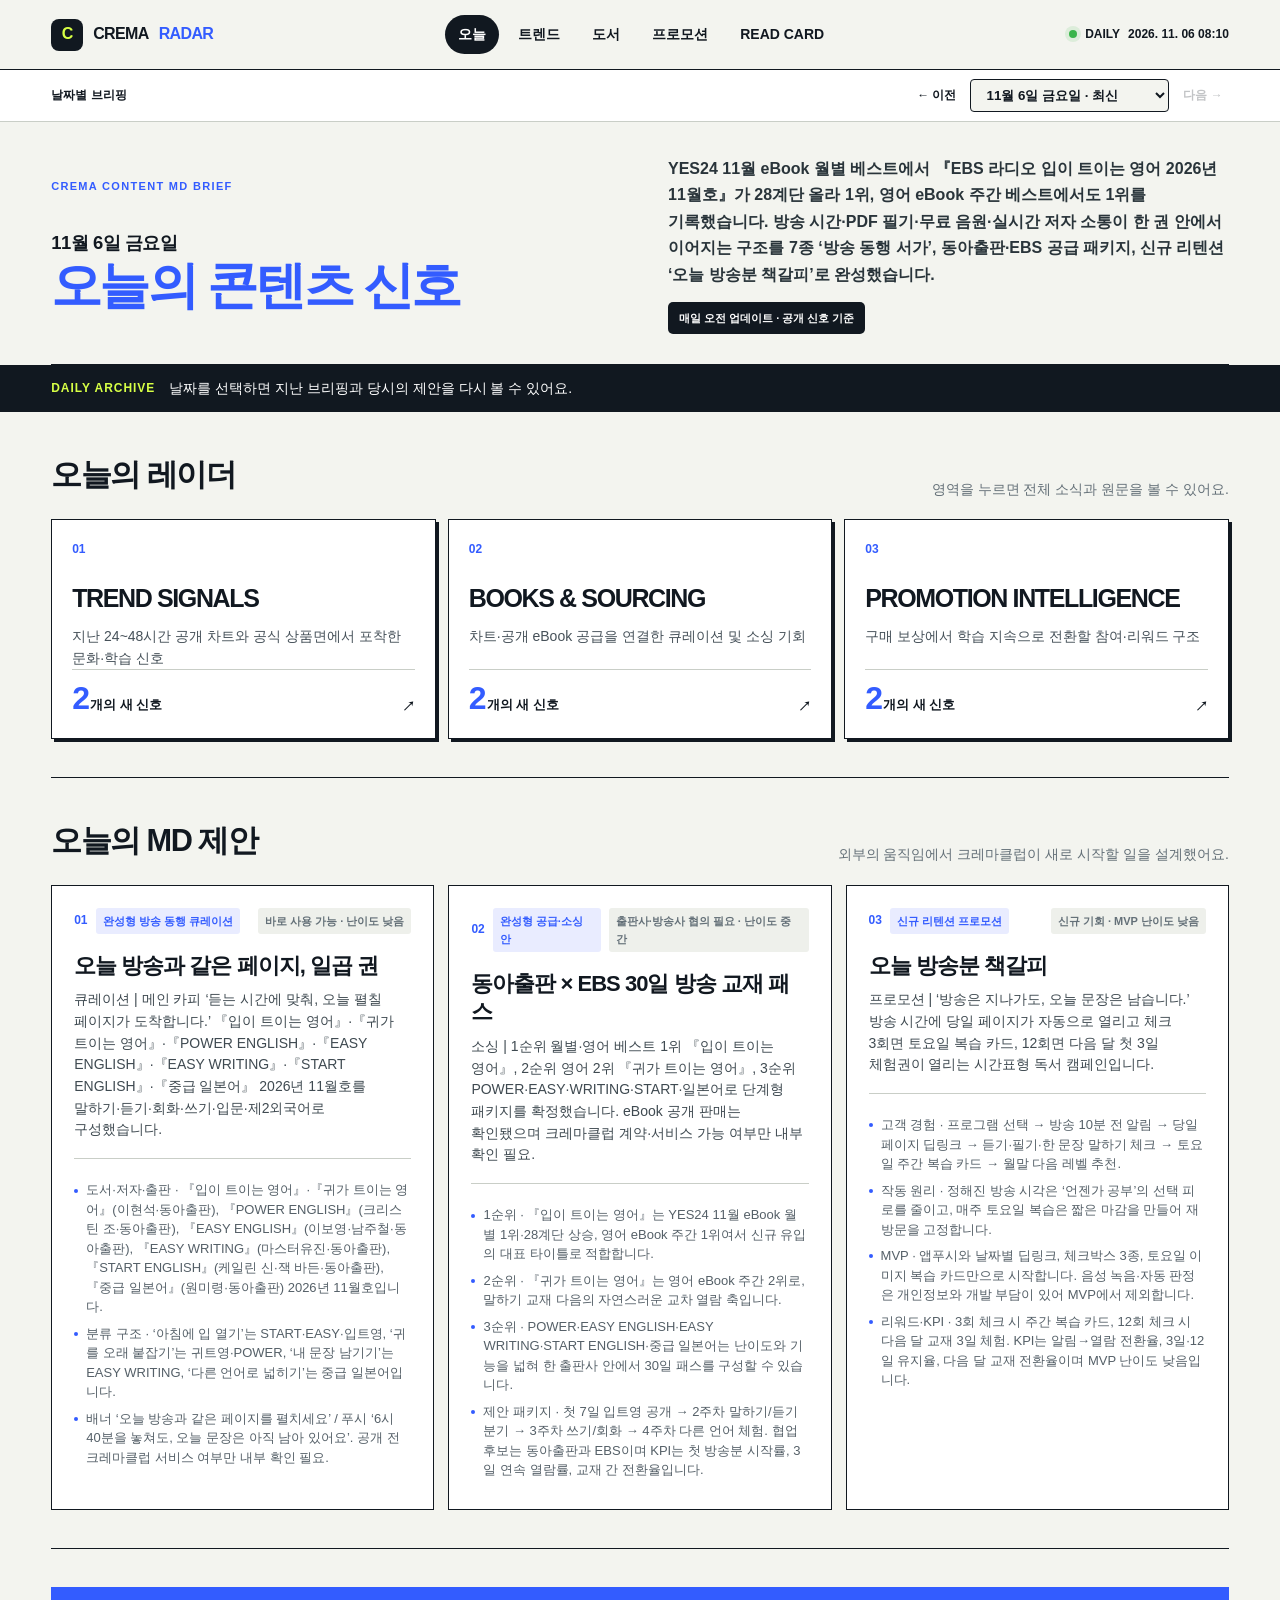
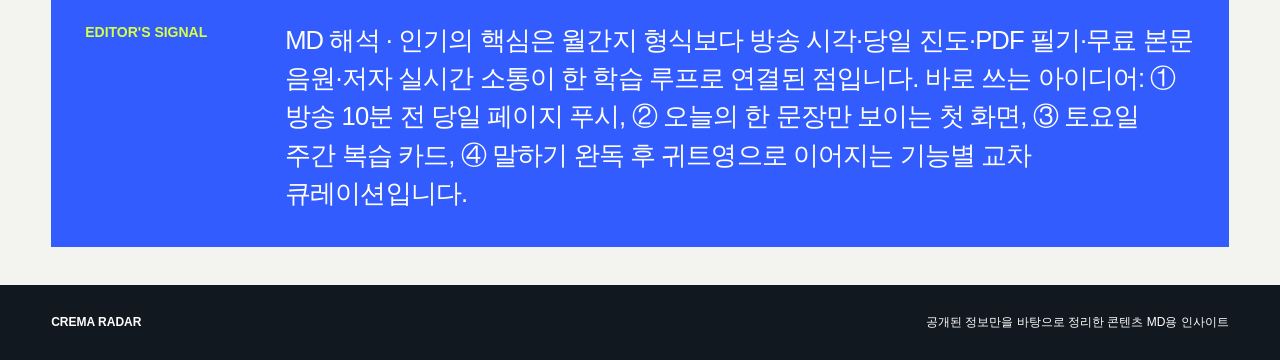
<file: index.html>
<!doctype html>
<html lang="ko"><head><meta charset="utf-8"><meta name="viewport" content="width=device-width,initial-scale=1"><meta name="description" content="콘텐츠 MD를 위한 일일 트렌드·출판·프로모션 인사이트"><title>CREMA RADAR</title><link rel="stylesheet" href="styles.css?v=4"></head>
<body data-page="home">
<header class="topbar"><a class="brand" href="index.html"><i>C</i>CREMA <b>RADAR</b></a><nav><a data-nav="home" href="index.html">오늘</a><a data-nav="trends" href="trends.html">트렌드</a><a data-nav="books" href="books.html">도서</a><a data-nav="promotions" href="promotions.html">프로모션</a><a href="read-card.html">READ CARD</a></nav><div class="update"><i class="dot"></i><span>DAILY</span><span data-updated></span></div></header>
<main><section class="hero"><div><p class="eyebrow">CREMA CONTENT MD BRIEF</p><h1><span data-date-title></span><br><em>오늘의 콘텐츠 신호</em></h1></div><div><p class="hero-copy" data-headline></p><span class="today">매일 오전 업데이트 · 공개 신호 기준</span></div></section><div class="ticker"><b>DAILY ARCHIVE</b><span>날짜를 선택하면 지난 브리핑과 당시의 제안을 다시 볼 수 있어요.</span></div><section class="section"><div class="section-head"><h2>오늘의 레이더</h2><p>영역을 누르면 전체 소식과 원문을 볼 수 있어요.</p></div><div class="hub-grid" data-hubs></div></section><section class="section action-section"><div class="section-head"><h2>오늘의 MD 제안</h2><p>외부의 움직임에서 크레마클럽이 새로 시작할 일을 설계했어요.</p></div><ol class="action-list" data-actions></ol></section><section class="section"><div class="insight"><h3>EDITOR'S SIGNAL</h3><p data-insight></p></div></section></main>
<footer><b>CREMA RADAR</b><span>공개된 정보만을 바탕으로 정리한 콘텐츠 MD용 인사이트</span></footer><script src="data.js?v=4"></script><script src="app.js?v=4"></script>
</body></html>
</file>
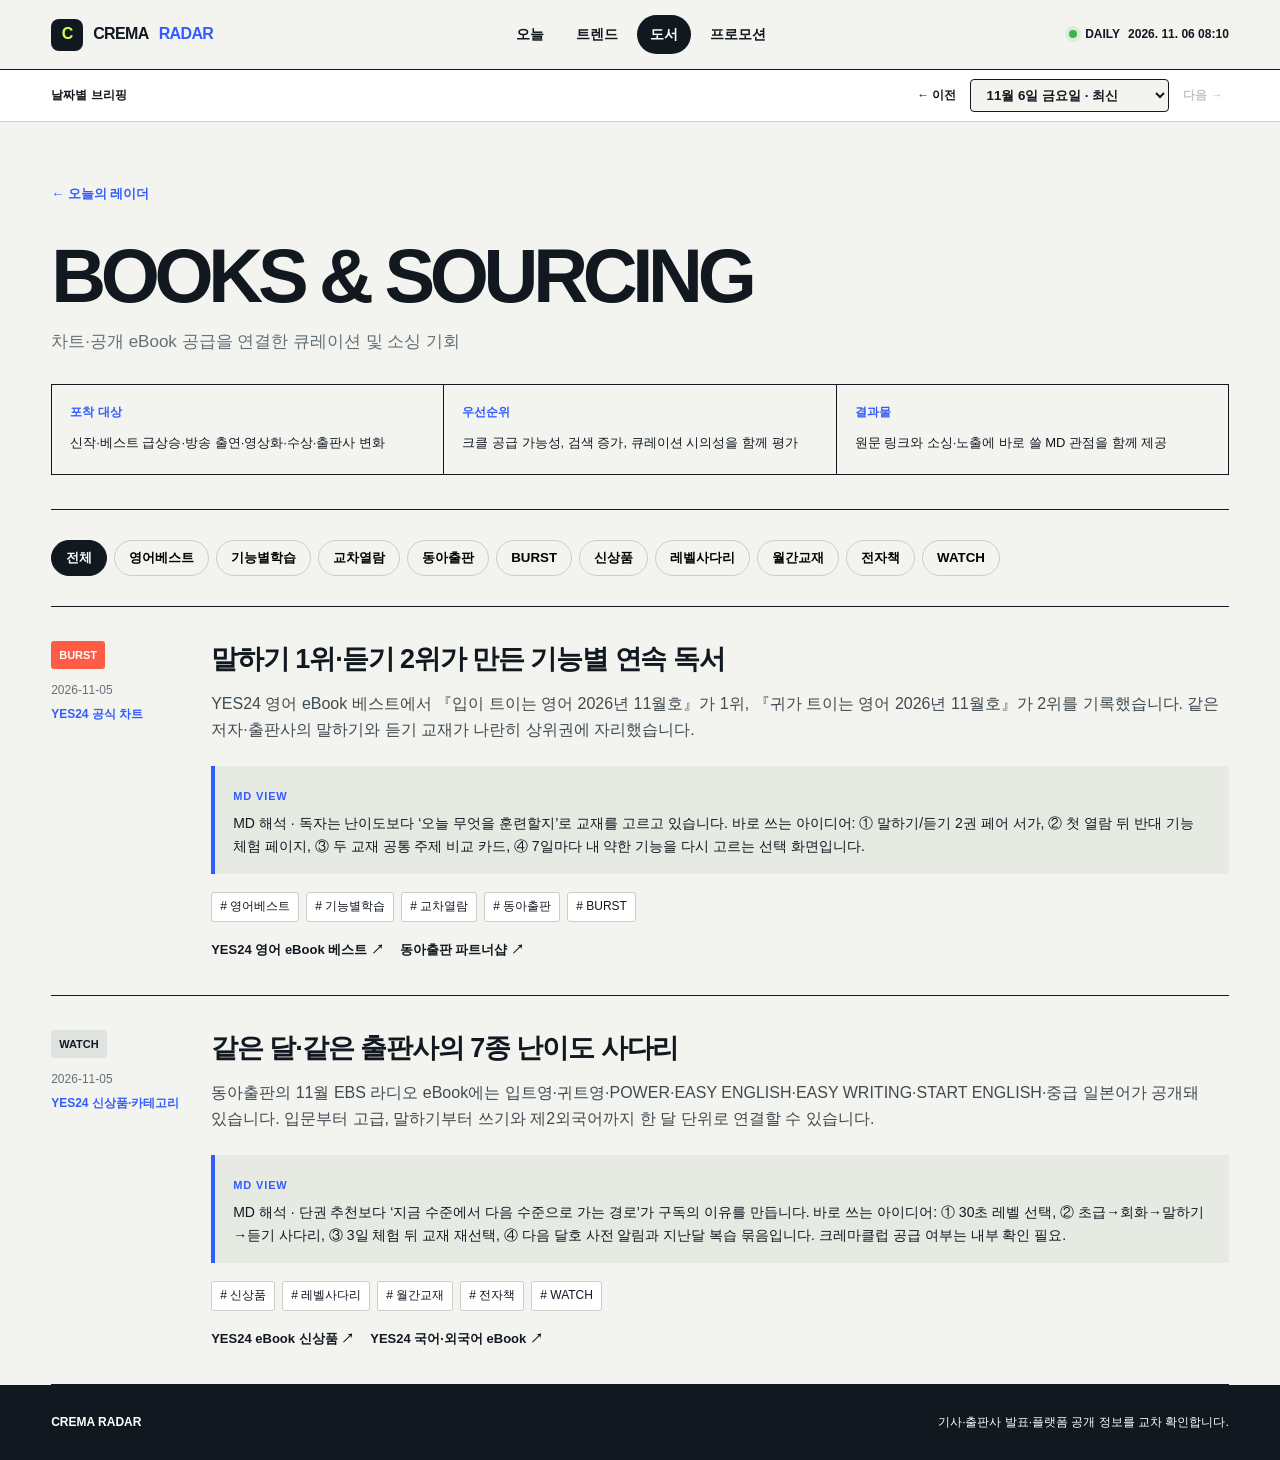
<file: books.html>
<!doctype html><html lang="ko"><head><meta charset="utf-8"><meta name="viewport" content="width=device-width,initial-scale=1"><title>도서 트렌드 | CREMA RADAR</title><link rel="stylesheet" href="styles.css?v=3"></head><body data-page="books"><header class="topbar"><a class="brand" href="index.html"><i>C</i>CREMA <b>RADAR</b></a><nav><a data-nav="home" href="index.html">오늘</a><a data-nav="trends" href="trends.html">트렌드</a><a data-nav="books" href="books.html">도서</a><a data-nav="promotions" href="promotions.html">프로모션</a></nav><div class="update"><i class="dot"></i><span>DAILY</span><span data-updated></span></div></header><main><section class="page-head"><a class="back" href="index.html">← 오늘의 레이더</a><h1 data-title></h1><p data-desc></p><div class="policy"><div><b>포착 대상</b><span>신작·베스트 급상승·방송 출연·영상화·수상·출판사 변화</span></div><div><b>우선순위</b><span>크클 공급 가능성, 검색 증가, 큐레이션 시의성을 함께 평가</span></div><div><b>결과물</b><span>원문 링크와 소싱·노출에 바로 쓸 MD 관점을 함께 제공</span></div></div></section><div class="filterbar" data-filters></div><section class="feed" data-feed></section></main><footer><b>CREMA RADAR</b><span>기사·출판사 발표·플랫폼 공개 정보를 교차 확인합니다.</span></footer><script src="data.js?v=3"></script><script src="app.js?v=3"></script></body></html>
</file>
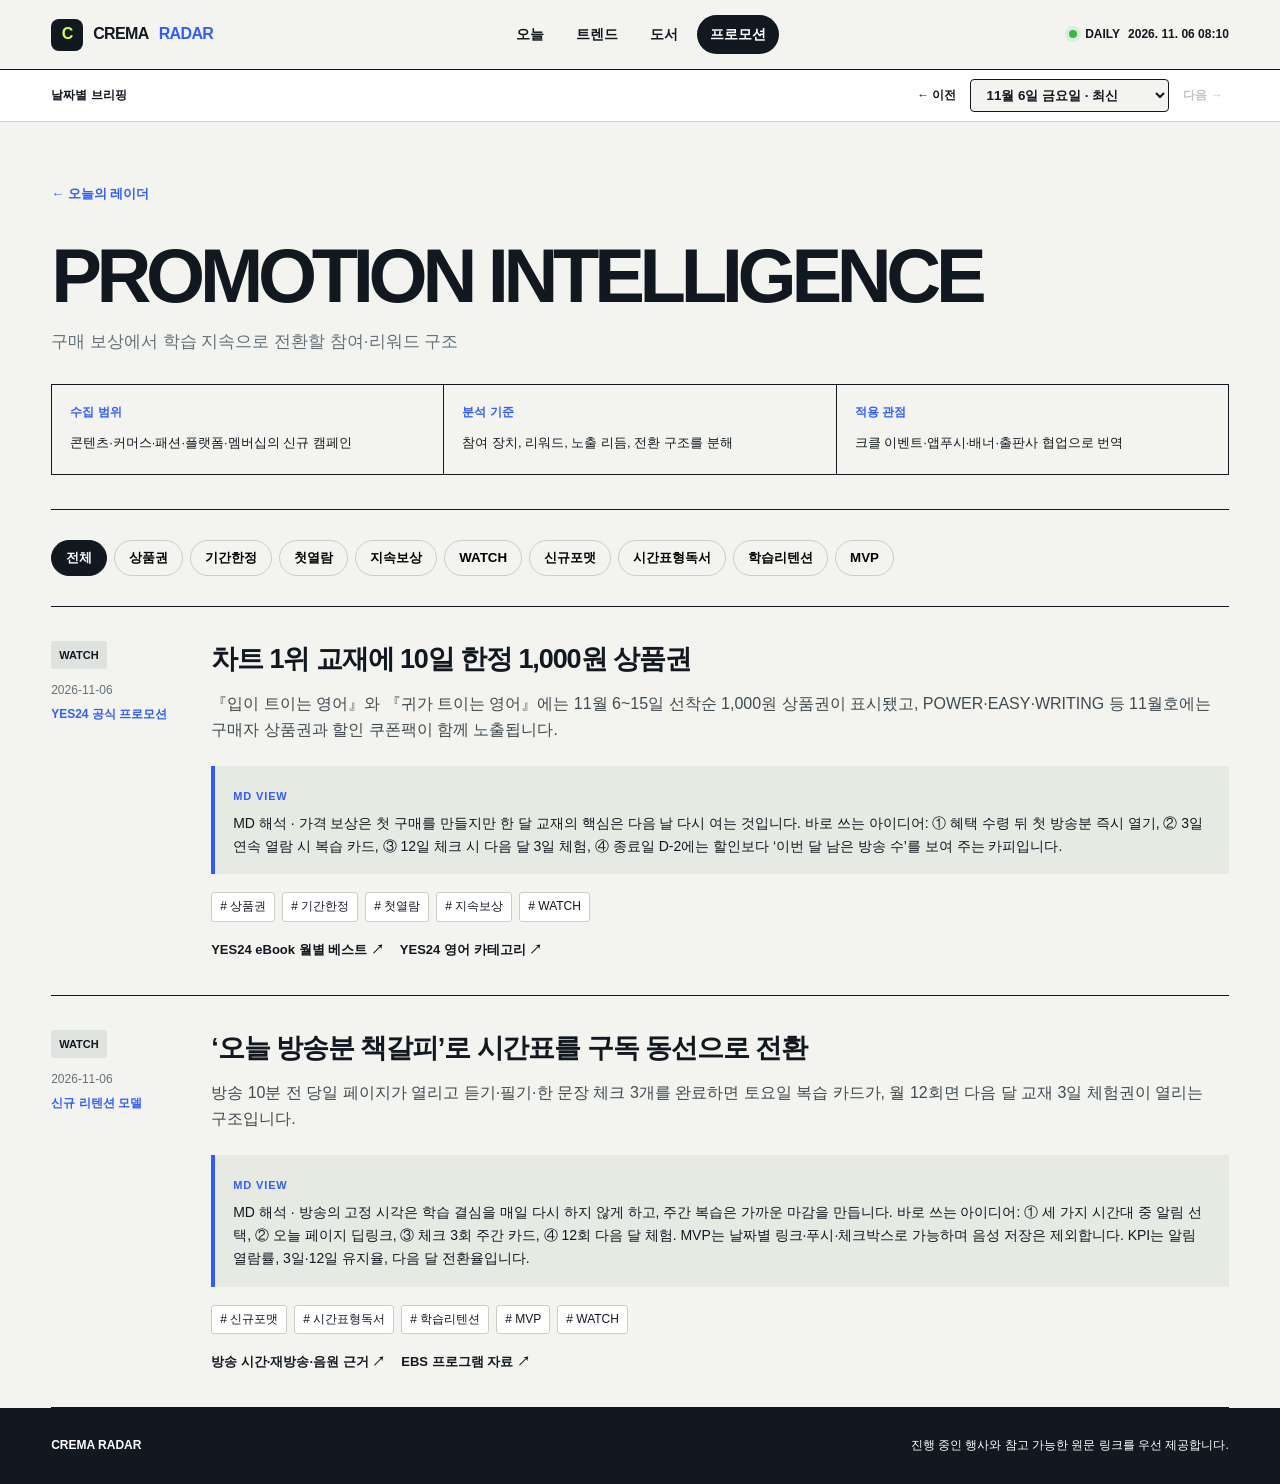
<file: promotions.html>
<!doctype html><html lang="ko"><head><meta charset="utf-8"><meta name="viewport" content="width=device-width,initial-scale=1"><title>신규 프로모션 | CREMA RADAR</title><link rel="stylesheet" href="styles.css?v=3"></head><body data-page="promotions"><header class="topbar"><a class="brand" href="index.html"><i>C</i>CREMA <b>RADAR</b></a><nav><a data-nav="home" href="index.html">오늘</a><a data-nav="trends" href="trends.html">트렌드</a><a data-nav="books" href="books.html">도서</a><a data-nav="promotions" href="promotions.html">프로모션</a></nav><div class="update"><i class="dot"></i><span>DAILY</span><span data-updated></span></div></header><main><section class="page-head"><a class="back" href="index.html">← 오늘의 레이더</a><h1 data-title></h1><p data-desc></p><div class="policy"><div><b>수집 범위</b><span>콘텐츠·커머스·패션·플랫폼·멤버십의 신규 캠페인</span></div><div><b>분석 기준</b><span>참여 장치, 리워드, 노출 리듬, 전환 구조를 분해</span></div><div><b>적용 관점</b><span>크클 이벤트·앱푸시·배너·출판사 협업으로 번역</span></div></div></section><div class="filterbar" data-filters></div><section class="feed" data-feed></section></main><footer><b>CREMA RADAR</b><span>진행 중인 행사와 참고 가능한 원문 링크를 우선 제공합니다.</span></footer><script src="data.js?v=3"></script><script src="app.js?v=3"></script></body></html>
</file>
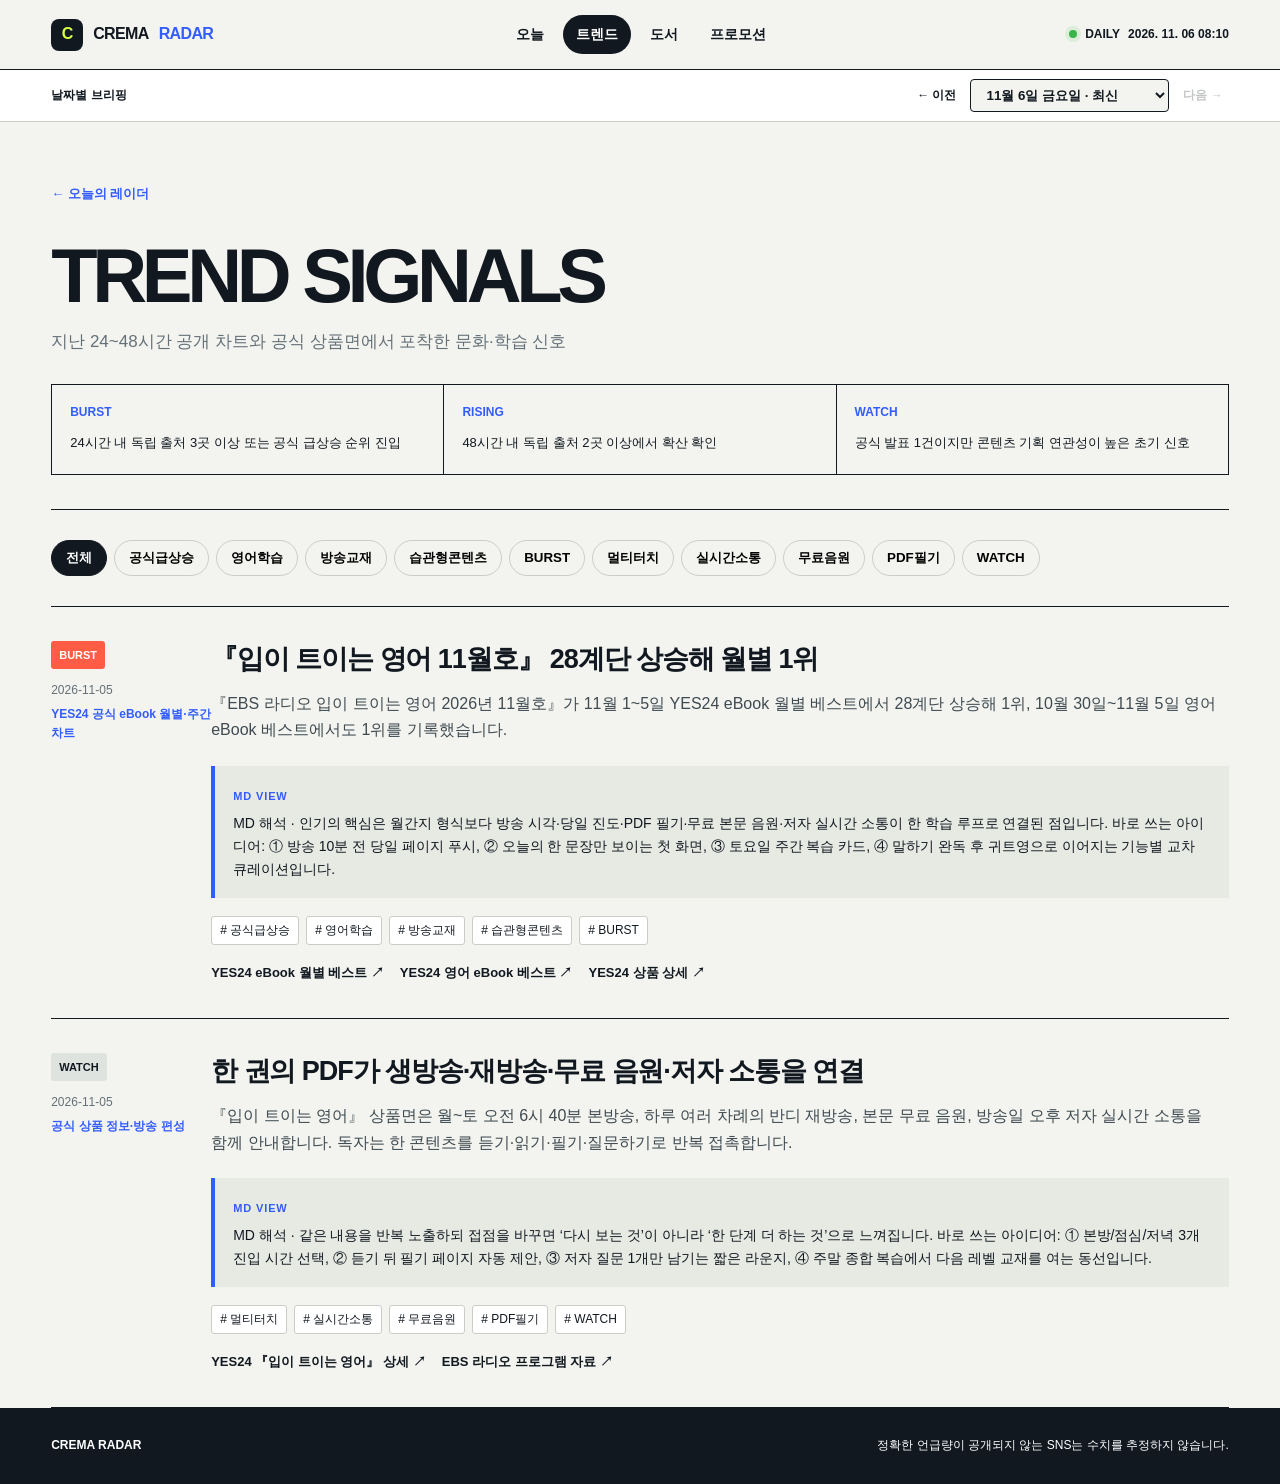
<file: trends.html>
<!doctype html><html lang="ko"><head><meta charset="utf-8"><meta name="viewport" content="width=device-width,initial-scale=1"><title>트렌드 이슈 | CREMA RADAR</title><link rel="stylesheet" href="styles.css?v=3"></head><body data-page="trends"><header class="topbar"><a class="brand" href="index.html"><i>C</i>CREMA <b>RADAR</b></a><nav><a data-nav="home" href="index.html">오늘</a><a data-nav="trends" href="trends.html">트렌드</a><a data-nav="books" href="books.html">도서</a><a data-nav="promotions" href="promotions.html">프로모션</a></nav><div class="update"><i class="dot"></i><span>DAILY</span><span data-updated></span></div></header><main><section class="page-head"><a class="back" href="index.html">← 오늘의 레이더</a><h1 data-title></h1><p data-desc></p><div class="policy"><div><b>BURST</b><span>24시간 내 독립 출처 3곳 이상 또는 공식 급상승 순위 진입</span></div><div><b>RISING</b><span>48시간 내 독립 출처 2곳 이상에서 확산 확인</span></div><div><b>WATCH</b><span>공식 발표 1건이지만 콘텐츠 기획 연관성이 높은 초기 신호</span></div></div></section><div class="filterbar" data-filters></div><section class="feed" data-feed></section></main><footer><b>CREMA RADAR</b><span>정확한 언급량이 공개되지 않는 SNS는 수치를 추정하지 않습니다.</span></footer><script src="data.js?v=3"></script><script src="app.js?v=3"></script></body></html>
</file>
<file: styles.css>
:root{--ink:#111820;--paper:#f3f4ef;--blue:#335cff;--lime:#d7ff45;--line:#c9cec7;--muted:#647078;--white:#fff;--red:#ff5c45}*{box-sizing:border-box}html{scroll-behavior:smooth}body{margin:0;background:var(--paper);color:var(--ink);font-family:"Pretendard","Noto Sans KR",Arial,sans-serif;font-size:16px;line-height:1.65}a{color:inherit}.topbar{height:70px;padding:0 clamp(20px,4vw,64px);display:flex;align-items:center;justify-content:space-between;border-bottom:1px solid var(--ink);position:sticky;top:0;background:rgba(243,244,239,.96);backdrop-filter:blur(10px);z-index:10}.brand{display:flex;align-items:center;gap:10px;text-decoration:none;font-weight:900;letter-spacing:-.04em}.brand i{font-style:normal;background:var(--ink);color:var(--lime);width:32px;height:32px;border-radius:8px;display:grid;place-items:center}.brand b{color:var(--blue)}nav{display:flex;gap:6px}nav a{font-size:14px;font-weight:700;text-decoration:none;padding:8px 13px;border-radius:20px}nav a:hover,nav a.active{background:var(--ink);color:#fff}.update{display:flex;align-items:center;gap:8px;font-size:12px;font-weight:700}.dot{width:8px;height:8px;border-radius:50%;background:#39b54a;box-shadow:0 0 0 4px #39b54a20}main{max-width:1440px;margin:auto;padding:0 clamp(20px,4vw,64px)}.hero{padding:68px 0 44px;border-bottom:1px solid var(--ink);display:grid;grid-template-columns:1.2fr .8fr;gap:60px;align-items:end}.eyebrow{font-size:12px;letter-spacing:.12em;font-weight:900;color:var(--blue);margin:0 0 16px}.hero h1{font-size:clamp(46px,6vw,84px);line-height:1;letter-spacing:-.07em;margin:0}.hero h1 em{font-style:normal;color:var(--blue)}.hero-copy{font-size:18px;word-break:keep-all;margin:0 0 22px}.today{display:inline-flex;align-items:center;gap:8px;background:var(--ink);color:#fff;border-radius:5px;padding:9px 13px;font-size:13px;font-weight:700}.ticker{background:var(--ink);color:#fff;margin:0 calc(clamp(20px,4vw,64px)*-1);padding:17px clamp(20px,4vw,64px);display:flex;gap:14px;align-items:center;white-space:nowrap;overflow:hidden}.ticker b{color:var(--lime);font-size:12px;letter-spacing:.08em}.ticker span{font-size:14px;text-overflow:ellipsis;overflow:hidden}.section{padding:64px 0}.section+.section{border-top:1px solid var(--ink)}.section-head{display:flex;justify-content:space-between;align-items:end;margin-bottom:25px}.section-head h2{font-size:clamp(27px,3vw,40px);letter-spacing:-.05em;margin:0}.section-head p{font-size:14px;color:var(--muted);margin:0}.hub-grid{display:grid;grid-template-columns:repeat(3,1fr);gap:14px}.hub-card{border:1px solid var(--ink);background:#fff;min-height:345px;padding:26px;display:flex;flex-direction:column;text-decoration:none;box-shadow:5px 5px 0 var(--ink);transition:.2s}.hub-card:hover{transform:translate(-2px,-2px);box-shadow:8px 8px 0 var(--ink)}.hub-no{font-size:12px;font-weight:900;color:var(--blue)}.hub-card h2{font-size:31px;letter-spacing:-.055em;margin:34px 0 12px}.hub-card>p{color:var(--muted);margin:0}.hub-count{margin-top:auto;border-top:1px solid var(--line);padding-top:18px;display:flex;justify-content:space-between;align-items:end}.hub-count strong{font-size:42px;line-height:1;color:var(--blue)}.hub-count span{font-size:13px;font-weight:800}.arrow{font-size:28px}.insight{background:var(--blue);color:#fff;padding:34px;display:grid;grid-template-columns:170px 1fr;gap:30px}.insight h3{color:var(--lime);font-size:14px;margin:0}.insight p{font-size:clamp(19px,2vw,27px);line-height:1.5;letter-spacing:-.035em;margin:0;word-break:keep-all}.page-head{padding:58px 0 34px;border-bottom:1px solid var(--ink)}.back{font-size:13px;font-weight:800;text-decoration:none;color:var(--blue)}.page-head h1{font-size:clamp(42px,6vw,76px);letter-spacing:-.07em;line-height:1;margin:32px 0 14px}.page-head>p{max-width:720px;color:var(--muted);font-size:17px;margin:0}.policy{margin-top:28px;display:grid;grid-template-columns:repeat(3,1fr);gap:1px;background:var(--ink);border:1px solid var(--ink)}.policy div{background:var(--paper);padding:18px}.policy b{display:block;color:var(--blue);font-size:12px;margin-bottom:6px}.policy span{font-size:13px}.filterbar{display:flex;gap:7px;flex-wrap:wrap;margin:30px 0}.filterbar button{border:1px solid var(--line);background:transparent;border-radius:20px;padding:8px 14px;font-weight:700;cursor:pointer}.filterbar button.active,.filterbar button:hover{background:var(--ink);color:#fff;border-color:var(--ink)}.feed{border-top:1px solid var(--ink)}.feed-card{display:grid;grid-template-columns:160px 1fr;border-bottom:1px solid var(--ink);padding:34px 0}.meta{display:flex;flex-direction:column;align-items:flex-start}.level{font-size:11px;font-weight:900;padding:5px 8px;border-radius:3px;background:var(--lime)}.level.burst{background:var(--red);color:#fff}.level.watch{background:#dfe3df}.meta time{font-size:12px;color:var(--muted);margin-top:12px}.meta small{font-size:12px;font-weight:700;color:var(--blue);margin-top:4px}.feed-main h2{font-size:27px;line-height:1.35;letter-spacing:-.04em;margin:0 0 14px}.summary{color:#3f4a51;margin:0 0 22px;word-break:keep-all}.analysis{background:#e7e9e3;border-left:4px solid var(--blue);padding:16px 18px;margin:0 0 18px}.analysis b{font-size:11px;color:var(--blue);letter-spacing:.08em}.analysis p{font-size:14px;margin:4px 0 0}.tags{display:flex;gap:7px;flex-wrap:wrap;margin-bottom:17px}.tags span{font-size:12px;background:#fff;border:1px solid var(--line);padding:4px 8px;border-radius:3px}.links{display:flex;gap:16px;flex-wrap:wrap}.links a{font-size:13px;font-weight:800;text-decoration:none}.links a:hover{color:var(--blue)}footer{background:var(--ink);color:#fff;padding:28px clamp(20px,4vw,64px);display:flex;justify-content:space-between;font-size:12px}.empty{padding:60px;text-align:center;color:var(--muted)}
@media(max-width:900px){nav{display:none}.hero{grid-template-columns:1fr;gap:34px}.hub-grid{grid-template-columns:1fr}.hub-card{min-height:260px}.insight{grid-template-columns:1fr}.policy{grid-template-columns:1fr}.feed-card{grid-template-columns:100px 1fr}}
@media(max-width:560px){.topbar{height:60px}.update span:last-child{display:none}.hero{padding-top:45px}.hero h1{font-size:46px}.feed-card{grid-template-columns:1fr;gap:14px}.meta{flex-direction:row;align-items:center;gap:10px}.meta time,.meta small{margin:0}.feed-main h2{font-size:23px}.section-head{align-items:flex-start;flex-direction:column;gap:6px}footer{flex-direction:column;gap:5px}}
.action-list{list-style:none;margin:0;padding:0;display:grid;grid-template-columns:repeat(3,1fr);gap:14px}.action-card{list-style:none;background:#fff;border:1px solid var(--ink);padding:22px;min-width:0}.action-top{display:flex;align-items:center;gap:8px;margin-bottom:18px}.action-no{font-size:12px;font-weight:900;color:var(--blue)}.action-type,.action-status{font-size:11px;font-weight:800;padding:4px 7px;border-radius:3px;background:#e9ecff;color:var(--blue)}.action-status{margin-left:auto;background:#eef0eb;color:var(--muted)}.action-card h3{font-size:22px;line-height:1.3;letter-spacing:-.045em;margin:0 0 9px}.action-summary{font-size:14px;line-height:1.55;color:#3f4a51;margin:0 0 17px;word-break:keep-all}.action-details{list-style:none;margin:0;padding:14px 0 0;border-top:1px solid var(--line)}.action-details li{position:relative;padding-left:12px;margin:7px 0;font-size:13px;line-height:1.5;color:#556068}.action-details li:before{content:"";position:absolute;left:0;top:.65em;width:4px;height:4px;border-radius:50%;background:var(--blue)}.action-card.legacy{display:grid;grid-template-columns:36px 1fr}.action-card.legacy p{font-size:14px;font-weight:700;margin:0}

/* Compact dashboard: prioritize scanning over landing-page drama */
.hero{min-height:0;padding:34px 0 30px;grid-template-columns:1fr 1fr;gap:56px;align-items:center}
.eyebrow{margin-bottom:10px;font-size:11px}
.hero h1{font-size:clamp(36px,4vw,56px);line-height:1.05;letter-spacing:-.055em}
.hero-copy{max-width:560px;margin:0 0 14px;font-size:16px;line-height:1.65;font-weight:650;color:#29343a}
.today{padding:7px 11px;font-size:11px}
.ticker{padding-top:12px;padding-bottom:12px}
.section{padding:38px 0}
.section-head{margin-bottom:18px}
.section-head h2{font-size:clamp(25px,2.4vw,34px)}
.hub-grid{gap:12px}
.hub-card{min-height:220px;padding:20px;box-shadow:3px 3px 0 var(--ink)}
.hub-card:hover{box-shadow:5px 5px 0 var(--ink)}
.hub-card h2{margin:18px 0 7px;font-size:25px}
.hub-card>p{font-size:14px;line-height:1.55;color:#465159}
.hub-count{padding-top:12px}
.hub-count strong{font-size:32px}
@media(max-width:900px){.action-list{grid-template-columns:1fr}.action-card{padding:19px}.action-card h3{font-size:20px}}
@media(max-width:900px){.hero{grid-template-columns:1fr;padding:30px 0 26px;gap:20px}.hero h1{font-size:42px}.hub-card{min-height:205px}}
.archivebar{position:sticky;top:70px;z-index:9;background:#fff;border-bottom:1px solid var(--line)}.archive-inner{max-width:1440px;margin:auto;padding:9px clamp(20px,4vw,64px);display:flex;align-items:center;justify-content:space-between}.archive-inner>b{font-size:12px}.archive-controls{display:flex;align-items:center;gap:8px}.archive-controls select{border:1px solid var(--ink);background:var(--paper);border-radius:4px;padding:7px 34px 7px 11px;font-weight:800;color:var(--ink)}.day-move{font-size:12px;font-weight:800;text-decoration:none;padding:6px}.day-move.disabled{opacity:.25;pointer-events:none}.hero h1>[data-date-title]{font-size:.36em;letter-spacing:-.025em;color:var(--ink);display:inline-block;margin-bottom:6px}.hero h1 em{display:inline-block}@media(max-width:700px){.archivebar{top:60px}.archive-inner>b{display:none}.archive-inner{justify-content:center}.hero h1>[data-date-title]{font-size:.4em}}
</file>
